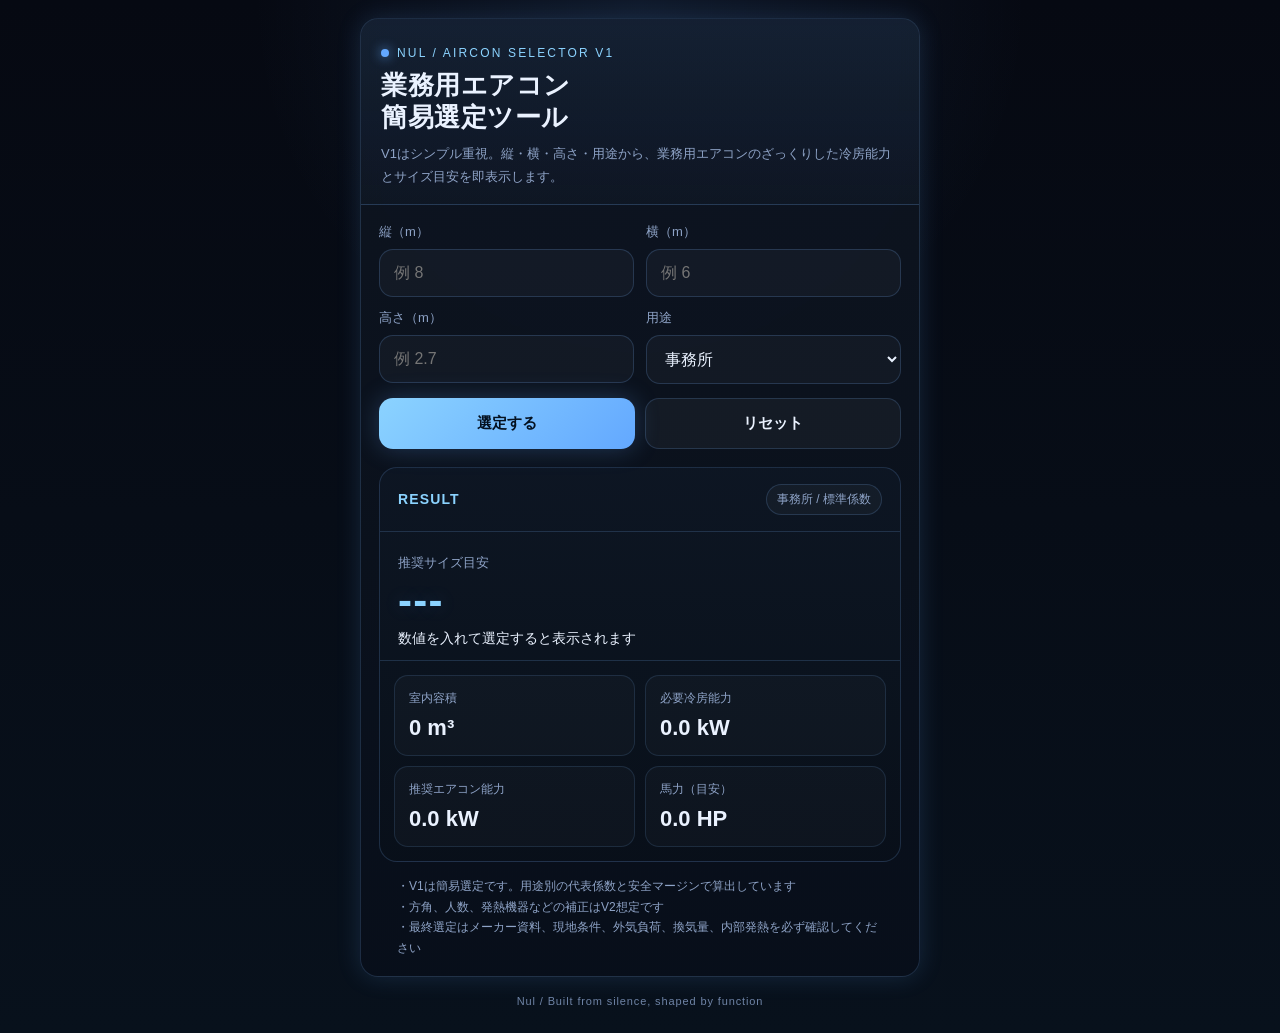
<file: air.html>
<!DOCTYPE html>
<html lang="ja">
<head>
  <meta charset="UTF-8" />
  <meta name="viewport" content="width=device-width, initial-scale=1.0" />
  <title>Nul | 業務用エアコン簡易選定 V1</title>
  <style>
    :root {
      --bg: #070b12;
      --panel: #0d1420;
      --panel-2: #101a29;
      --line: rgba(120, 180, 255, 0.18);
      --text: #eaf2ff;
      --muted: #8ea3c7;
      --accent: #63a8ff;
      --accent-2: #8bd3ff;
      --danger: #ff7474;
      --shadow: 0 0 24px rgba(99, 168, 255, 0.16);
      --radius: 18px;
    }

    * { box-sizing: border-box; }

    body {
      margin: 0;
      font-family: -apple-system, BlinkMacSystemFont, "Segoe UI", Roboto, "Hiragino Sans", "Noto Sans JP", sans-serif;
      background:
        radial-gradient(circle at top, rgba(99,168,255,0.10), transparent 32%),
        linear-gradient(180deg, #060912 0%, #08111c 100%);
      color: var(--text);
      min-height: 100vh;
      padding: 18px;
    }

    .wrap {
      width: 100%;
      max-width: 560px;
      margin: 0 auto;
    }

    .card {
      background: linear-gradient(180deg, rgba(14, 21, 33, 0.96), rgba(8, 15, 26, 0.96));
      border: 1px solid var(--line);
      border-radius: var(--radius);
      box-shadow: var(--shadow);
      overflow: hidden;
      backdrop-filter: blur(10px);
    }

    .hero {
      padding: 24px 20px 16px;
      border-bottom: 1px solid var(--line);
      background: linear-gradient(180deg, rgba(99,168,255,0.08), rgba(99,168,255,0.02));
    }

    .brand {
      display: inline-flex;
      align-items: center;
      gap: 8px;
      font-size: 12px;
      letter-spacing: 0.18em;
      text-transform: uppercase;
      color: var(--accent-2);
      margin-bottom: 10px;
    }

    .dot {
      width: 8px;
      height: 8px;
      border-radius: 50%;
      background: var(--accent);
      box-shadow: 0 0 12px rgba(99, 168, 255, 0.9);
    }

    h1 {
      margin: 0;
      font-size: 26px;
      line-height: 1.22;
      letter-spacing: 0.02em;
    }

    .sub {
      margin: 10px 0 0;
      font-size: 13px;
      line-height: 1.7;
      color: var(--muted);
    }

    .section {
      padding: 18px;
    }

    .grid {
      display: grid;
      grid-template-columns: 1fr 1fr;
      gap: 12px;
    }

    .field {
      display: flex;
      flex-direction: column;
      gap: 8px;
    }

    label {
      font-size: 13px;
      color: var(--muted);
    }

    input, select {
      width: 100%;
      border: 1px solid rgba(120, 180, 255, 0.2);
      background: rgba(255,255,255,0.03);
      color: var(--text);
      border-radius: 14px;
      padding: 14px 14px;
      font-size: 16px;
      outline: none;
      transition: 0.2s ease;
    }

    input:focus, select:focus {
      border-color: rgba(99, 168, 255, 0.65);
      box-shadow: 0 0 0 4px rgba(99, 168, 255, 0.12), 0 0 18px rgba(99, 168, 255, 0.12);
      background: rgba(255,255,255,0.05);
    }

    .actions {
      display: grid;
      grid-template-columns: 1fr 1fr;
      gap: 10px;
      margin-top: 14px;
    }

    button {
      border: 0;
      border-radius: 14px;
      padding: 15px 14px;
      font-size: 15px;
      font-weight: 700;
      cursor: pointer;
      transition: transform .12s ease, box-shadow .2s ease, opacity .2s ease;
    }

    button:active { transform: scale(0.985); }

    .primary {
      color: #041120;
      background: linear-gradient(135deg, var(--accent-2), var(--accent));
      box-shadow: 0 0 24px rgba(99, 168, 255, 0.25);
    }

    .secondary {
      color: var(--text);
      background: rgba(255,255,255,0.04);
      border: 1px solid var(--line);
    }

    .results {
      padding: 0 18px 18px;
    }

    .result-panel {
      border-radius: 18px;
      border: 1px solid var(--line);
      background: linear-gradient(180deg, rgba(14,22,36,0.94), rgba(9,16,26,0.94));
      overflow: hidden;
    }

    .result-head {
      padding: 16px 18px;
      border-bottom: 1px solid var(--line);
      display: flex;
      justify-content: space-between;
      align-items: center;
      gap: 10px;
      flex-wrap: wrap;
    }

    .result-head strong {
      font-size: 14px;
      letter-spacing: 0.08em;
      color: var(--accent-2);
    }

    .badge {
      font-size: 12px;
      color: var(--muted);
      padding: 6px 10px;
      border-radius: 999px;
      border: 1px solid var(--line);
      background: rgba(255,255,255,0.03);
    }

    .hero-result {
      padding: 22px 18px 12px;
      border-bottom: 1px solid var(--line);
    }

    .size-label {
      font-size: 13px;
      color: var(--muted);
      margin-bottom: 8px;
    }

    .size-value {
      font-size: 42px;
      line-height: 1;
      font-weight: 800;
      letter-spacing: 0.03em;
      color: var(--accent-2);
      text-shadow: 0 0 18px rgba(99,168,255,0.22);
    }

    .size-note {
      margin-top: 8px;
      font-size: 14px;
      color: var(--text);
    }

    .metrics {
      display: grid;
      grid-template-columns: 1fr 1fr;
      gap: 10px;
      padding: 14px;
    }

    .metric {
      border: 1px solid rgba(120,180,255,0.14);
      border-radius: 14px;
      padding: 14px;
      background: rgba(255,255,255,0.025);
    }

    .metric .k {
      font-size: 12px;
      color: var(--muted);
      margin-bottom: 8px;
    }

    .metric .v {
      font-size: 22px;
      font-weight: 750;
      line-height: 1.2;
    }

    .foot {
      padding: 14px 18px 0;
      font-size: 12px;
      line-height: 1.7;
      color: var(--muted);
    }

    .error {
      margin-top: 12px;
      color: var(--danger);
      font-size: 13px;
      display: none;
    }

    .copyright {
      text-align: center;
      color: #6f84a6;
      font-size: 11px;
      letter-spacing: 0.08em;
      padding: 18px 0 8px;
    }

    @media (max-width: 480px) {
      .grid, .metrics, .actions {
        grid-template-columns: 1fr;
      }
      h1 { font-size: 23px; }
      .size-value { font-size: 36px; }
    }
  </style>
</head>
<body>
  <div class="wrap">
    <div class="card">
      <div class="hero">
        <div class="brand"><span class="dot"></span>Nul / Aircon Selector V1</div>
        <h1>業務用エアコン<br>簡易選定ツール</h1>
        <p class="sub">
          V1はシンプル重視。縦・横・高さ・用途から、業務用エアコンのざっくりした冷房能力とサイズ目安を即表示します。
        </p>
      </div>

      <div class="section">
        <div class="grid">
          <div class="field">
            <label for="length">縦（m）</label>
            <input id="length" type="number" inputmode="decimal" min="0" step="0.1" placeholder="例 8" />
          </div>
          <div class="field">
            <label for="width">横（m）</label>
            <input id="width" type="number" inputmode="decimal" min="0" step="0.1" placeholder="例 6" />
          </div>
          <div class="field">
            <label for="height">高さ（m）</label>
            <input id="height" type="number" inputmode="decimal" min="0" step="0.1" placeholder="例 2.7" />
          </div>
          <div class="field">
            <label for="usage">用途</label>
            <select id="usage">
              <option value="office">事務所</option>
              <option value="shop">店舗</option>
              <option value="restaurant">飲食店</option>
              <option value="kitchen">厨房</option>
              <option value="warehouse">倉庫</option>
            </select>
          </div>
        </div>

        <div class="actions">
          <button class="primary" id="calcBtn">選定する</button>
          <button class="secondary" id="resetBtn">リセット</button>
        </div>
        <div class="error" id="errorMsg">すべての数値を正しく入力してください</div>
      </div>

      <div class="results">
        <div class="result-panel">
          <div class="result-head">
            <strong>RESULT</strong>
            <span class="badge" id="usageBadge">事務所 / 標準係数</span>
          </div>

          <div class="hero-result">
            <div class="size-label">推奨サイズ目安</div>
            <div class="size-value" id="sizeValue">---</div>
            <div class="size-note" id="sizeNote">数値を入れて選定すると表示されます</div>
          </div>

          <div class="metrics">
            <div class="metric">
              <div class="k">室内容積</div>
              <div class="v" id="volumeValue">0 m³</div>
            </div>
            <div class="metric">
              <div class="k">必要冷房能力</div>
              <div class="v" id="requiredKwValue">0.0 kW</div>
            </div>
            <div class="metric">
              <div class="k">推奨エアコン能力</div>
              <div class="v" id="recommendKwValue">0.0 kW</div>
            </div>
            <div class="metric">
              <div class="k">馬力（目安）</div>
              <div class="v" id="hpValue">0.0 HP</div>
            </div>
          </div>
        </div>

        <div class="foot">
          ・V1は簡易選定です。用途別の代表係数と安全マージンで算出しています<br>
          ・方角、人数、発熱機器などの補正はV2想定です<br>
          ・最終選定はメーカー資料、現地条件、外気負荷、換気量、内部発熱を必ず確認してください
        </div>
      </div>
    </div>

    <div class="copyright">Nul / Built from silence, shaped by function</div>
  </div>

  <script>
    const COEFFICIENTS = {
      office: { label: '事務所', factor: 0.06 },
      shop: { label: '店舗', factor: 0.085 },
      restaurant: { label: '飲食店', factor: 0.125 },
      kitchen: { label: '厨房', factor: 0.20 },
      warehouse: { label: '倉庫', factor: 0.04 }
    };

    const SIZE_TABLE = [
      { size: '80形', kw: 2.2 },
      { size: '100形', kw: 2.8 },
      { size: '140形', kw: 4.0 },
      { size: '160形', kw: 5.6 },
      { size: '224形', kw: 7.1 },
      { size: '280形', kw: 10.0 },
      { size: '355形', kw: 12.5 },
      { size: '450形', kw: 16.0 }
    ];

    const SAFETY_MARGIN = 1.15;
    const HP_PER_KW = 1 / 2.8;

    const $ = (id) => document.getElementById(id);

    function round1(num) {
      return Math.round(num * 10) / 10;
    }

    function pickSize(targetKw) {
      const matched = SIZE_TABLE.find(item => targetKw <= item.kw);
      if (matched) return matched;
      return SIZE_TABLE[SIZE_TABLE.length - 1];
    }

    function calculate() {
      const length = parseFloat($('length').value);
      const width = parseFloat($('width').value);
      const height = parseFloat($('height').value);
      const usage = $('usage').value;
      const errorMsg = $('errorMsg');

      if (!length || !width || !height || length <= 0 || width <= 0 || height <= 0) {
        errorMsg.style.display = 'block';
        return;
      }

      errorMsg.style.display = 'none';

      const usageData = COEFFICIENTS[usage];
      const volume = length * width * height;
      const requiredKw = volume * usageData.factor;
      const recommendKw = requiredKw * SAFETY_MARGIN;
      const hp = recommendKw * HP_PER_KW;
      const size = pickSize(recommendKw);

      $('usageBadge').textContent = `${usageData.label} / 係数 ${usageData.factor.toFixed(3)}`;
      $('volumeValue').textContent = `${round1(volume)} m³`;
      $('requiredKwValue').textContent = `${round1(requiredKw)} kW`;
      $('recommendKwValue').textContent = `${round1(recommendKw)} kW`;
      $('hpValue').textContent = `${round1(hp)} HP`;
      $('sizeValue').textContent = size.size;
      $('sizeNote').textContent = `${round1(recommendKw)}kWベースでの簡易推奨クラス`;
    }

    function resetFields() {
      $('length').value = '';
      $('width').value = '';
      $('height').value = '';
      $('usage').value = 'office';
      $('usageBadge').textContent = '事務所 / 標準係数';
      $('volumeValue').textContent = '0 m³';
      $('requiredKwValue').textContent = '0.0 kW';
      $('recommendKwValue').textContent = '0.0 kW';
      $('hpValue').textContent = '0.0 HP';
      $('sizeValue').textContent = '---';
      $('sizeNote').textContent = '数値を入れて選定すると表示されます';
      $('errorMsg').style.display = 'none';
    }

    $('calcBtn').addEventListener('click', calculate);
    $('resetBtn').addEventListener('click', resetFields);

    ['length','width','height'].forEach(id => {
      $(id).addEventListener('keydown', (e) => {
        if (e.key === 'Enter') calculate();
      });
    });
  </script>
</body>
</html>
</file>
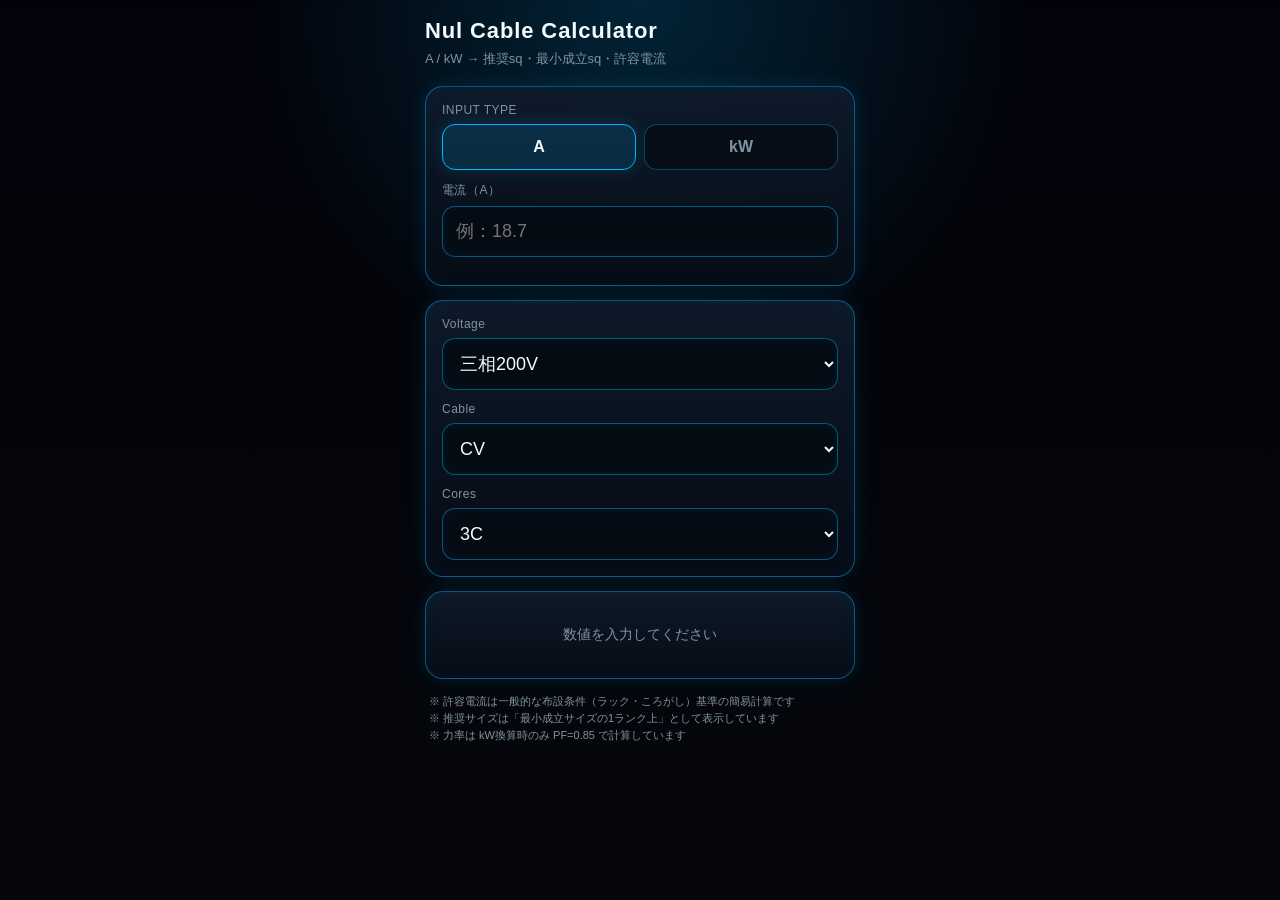
<file: cable.html>
<!DOCTYPE html>
<html lang="ja">
<head>
  <meta charset="UTF-8" />
  <meta name="viewport" content="width=device-width, initial-scale=1.0" />
  <title>Nul Cable Calculator</title>

  <style>
    :root {
      --bg: #05070b;
      --card: #0b111c;
      --card2: #08101a;
      --line: rgba(0, 180, 255, 0.45);
      --blue: #00b7ff;
      --blue2: #7fe6ff;
      --text: #f4fbff;
      --muted: #7f94a3;
      --danger: #ff5b6e;
      --warn: #ffd166;
    }

    * {
      box-sizing: border-box;
    }

    body {
      margin: 0;
      min-height: 100vh;
      background:
        radial-gradient(circle at top, rgba(0, 183, 255, 0.18), transparent 35%),
        linear-gradient(180deg, #02030a 0%, #05070b 100%);
      color: var(--text);
      font-family: -apple-system, BlinkMacSystemFont, "Segoe UI", sans-serif;
      padding: 18px;
    }

    .app {
      width: 100%;
      max-width: 430px;
      margin: 0 auto;
    }

    .title {
      margin-bottom: 18px;
    }

    .title h1 {
      margin: 0;
      font-size: 22px;
      letter-spacing: 0.04em;
      font-weight: 700;
    }

    .title p {
      margin: 6px 0 0;
      color: var(--muted);
      font-size: 13px;
    }

    .card {
      background: linear-gradient(180deg, rgba(15, 27, 43, 0.92), rgba(6, 12, 22, 0.96));
      border: 1px solid var(--line);
      border-radius: 18px;
      padding: 16px;
      margin-bottom: 14px;
      box-shadow:
        0 0 22px rgba(0, 183, 255, 0.12),
        inset 0 0 18px rgba(0, 183, 255, 0.04);
    }

    label {
      display: block;
      font-size: 12px;
      color: var(--muted);
      margin-bottom: 7px;
      letter-spacing: 0.04em;
    }

    input,
    select {
      width: 100%;
      border: 1px solid rgba(0, 183, 255, 0.45);
      background: #050b13;
      color: var(--text);
      border-radius: 13px;
      padding: 14px 13px;
      font-size: 18px;
      outline: none;
      box-shadow: inset 0 0 14px rgba(0, 183, 255, 0.06);
    }

    input:focus,
    select:focus {
      border-color: var(--blue);
      box-shadow:
        0 0 0 3px rgba(0, 183, 255, 0.14),
        0 0 20px rgba(0, 183, 255, 0.16);
    }

    .segmented {
      display: grid;
      grid-template-columns: 1fr 1fr;
      gap: 8px;
      margin-bottom: 12px;
    }

    .segmented button {
      border: 1px solid rgba(0, 183, 255, 0.35);
      background: #060d16;
      color: var(--muted);
      border-radius: 13px;
      padding: 13px 0;
      font-size: 16px;
      font-weight: 700;
      cursor: pointer;
    }

    .segmented button.active {
      color: var(--text);
      border-color: var(--blue);
      background: rgba(0, 183, 255, 0.14);
      box-shadow: 0 0 18px rgba(0, 183, 255, 0.18);
    }

    .field {
      margin-bottom: 12px;
    }

    .result-main {
      text-align: center;
      padding: 8px 0 2px;
    }

    .result-label {
      color: var(--muted);
      font-size: 13px;
      margin-bottom: 8px;
    }

    .result-size {
      font-size: 54px;
      line-height: 1;
      font-weight: 800;
      color: var(--blue2);
      text-shadow:
        0 0 18px rgba(0, 183, 255, 0.45),
        0 0 36px rgba(0, 183, 255, 0.2);
      letter-spacing: -0.04em;
    }

    .result-size span {
      font-size: 26px;
      margin-left: 4px;
      letter-spacing: 0;
    }

    .min-size {
      text-align: center;
      color: var(--muted);
      font-size: 14px;
      margin-top: 12px;
    }

    .details {
      display: grid;
      grid-template-columns: 1fr 1fr;
      gap: 10px;
      margin-top: 14px;
    }

    .detail {
      background: rgba(255, 255, 255, 0.035);
      border: 1px solid rgba(255, 255, 255, 0.08);
      border-radius: 13px;
      padding: 11px;
    }

    .detail .k {
      color: var(--muted);
      font-size: 12px;
      margin-bottom: 5px;
    }

    .detail .v {
      font-size: 18px;
      font-weight: 700;
    }

    .note {
      color: var(--muted);
      font-size: 11px;
      line-height: 1.55;
      padding: 0 4px 20px;
    }

    .empty {
      color: var(--muted);
      text-align: center;
      font-size: 14px;
      padding: 18px 0;
    }

    .usage-ok {
      color: var(--blue2);
    }

    .usage-warn {
      color: var(--warn);
    }

    .usage-danger {
      color: var(--danger);
    }
  </style>
</head>

<body>
  <main class="app">
    <div class="title">
      <h1>Nul Cable Calculator</h1>
      <p>A / kW → 推奨sq・最小成立sq・許容電流</p>
    </div>

    <section class="card">
      <label>INPUT TYPE</label>
      <div class="segmented">
        <button id="modeA" class="active" type="button">A</button>
        <button id="modeKW" type="button">kW</button>
      </div>

      <div class="field">
        <label id="valueLabel">電流（A）</label>
        <input id="inputValue" type="number" inputmode="decimal" placeholder="例：18.7" />
      </div>
    </section>

    <section class="card">
      <div class="field">
        <label>Voltage</label>
        <select id="voltage">
          <option value="200">三相200V</option>
          <option value="100">単相100V</option>
          <option value="200single">単相200V</option>
        </select>
      </div>

      <div class="field">
        <label>Cable</label>
        <select id="cable">
          <option value="CV">CV</option>
        </select>
      </div>

      <div class="field" style="margin-bottom: 0;">
        <label>Cores</label>
        <select id="cores">
          <option value="3C">3C</option>
        </select>
      </div>
    </section>

    <section class="card">
      <div id="resultArea" class="empty">
        数値を入力してください
      </div>
    </section>

    <div class="note">
      ※ 許容電流は一般的な布設条件（ラック・ころがし）基準の簡易計算です<br>
      ※ 推奨サイズは「最小成立サイズの1ランク上」として表示しています<br>
      ※ 力率は kW換算時のみ PF=0.85 で計算しています
    </div>
  </main>

  <script>
    const PF = 0.85;

    const allowableCurrent = {
      CV: {
        "3C": {
          "1.6": 18,
          "2": 24,
          "3.5": 32,
          "5.5": 43,
          "8": 58,
          "14": 76,
          "22": 101,
          "38": 131,
          "60": 176,
          "100": 245
        }
      }
    };

    let mode = "A";

    const modeA = document.getElementById("modeA");
    const modeKW = document.getElementById("modeKW");
    const inputValue = document.getElementById("inputValue");
    const valueLabel = document.getElementById("valueLabel");
    const voltage = document.getElementById("voltage");
    const cable = document.getElementById("cable");
    const cores = document.getElementById("cores");
    const resultArea = document.getElementById("resultArea");

    modeA.addEventListener("click", () => setMode("A"));
    modeKW.addEventListener("click", () => setMode("kW"));

    inputValue.addEventListener("input", calculate);
    voltage.addEventListener("change", calculate);
    cable.addEventListener("change", calculate);
    cores.addEventListener("change", calculate);

    function setMode(nextMode) {
      mode = nextMode;

      modeA.classList.toggle("active", mode === "A");
      modeKW.classList.toggle("active", mode === "kW");

      valueLabel.textContent = mode === "A" ? "電流（A）" : "電力（kW）";
      inputValue.placeholder = mode === "A" ? "例：18.7" : "例：6.5";

      calculate();
    }

    function calculate() {
      const raw = Number(inputValue.value);

      if (!raw || raw <= 0) {
        resultArea.className = "empty";
        resultArea.innerHTML = "数値を入力してください";
        return;
      }

      const selectedVoltage = voltage.value;
      const selectedCable = cable.value;
      const selectedCores = cores.value;

      const table = allowableCurrent[selectedCable]?.[selectedCores];

      if (!table) {
        resultArea.className = "empty";
        resultArea.innerHTML = "対応する許容電流表がありません";
        return;
      }

      const currentA = mode === "A"
        ? raw
        : kwToAmp(raw, selectedVoltage);

      const powerKW = mode === "kW"
        ? raw
        : ampToKw(raw, selectedVoltage);

      const sizes = Object.keys(table).map(Number).sort((a, b) => a - b);

      const minSize = sizes.find(size => table[size] >= currentA);

      if (!minSize) {
        resultArea.className = "empty";
        resultArea.innerHTML = "対応範囲を超えています";
        return;
      }

      const minIndex = sizes.indexOf(minSize);
      const recommendedSize = sizes[minIndex + 1] || minSize;
      const allowableA = table[recommendedSize];
      const minAllowableA = table[minSize];

      const usage = (currentA / allowableA) * 100;
      const usageClass =
        usage >= 90 ? "usage-danger" :
        usage >= 70 ? "usage-warn" :
        "usage-ok";

      resultArea.className = "";
      resultArea.innerHTML = `
        <div class="result-main">
          <div class="result-label">推奨サイズ</div>
          <div class="result-size">${formatSize(recommendedSize)}<span>sq</span></div>
          <div class="min-size">最小成立サイズ：${formatSize(minSize)} sq（許容 ${minAllowableA} A）</div>
        </div>

        <div class="details">
          <div class="detail">
            <div class="k">計算電流</div>
            <div class="v">${currentA.toFixed(1)} A</div>
          </div>
          <div class="detail">
            <div class="k">換算電力</div>
            <div class="v">${powerKW.toFixed(2)} kW</div>
          </div>
          <div class="detail">
            <div class="k">許容電流</div>
            <div class="v">${allowableA} A</div>
          </div>
          <div class="detail">
            <div class="k">使用率</div>
            <div class="v ${usageClass}">${usage.toFixed(0)}%</div>
          </div>
        </div>
      `;
    }

    function kwToAmp(kw, v) {
      if (v === "200") {
        return (kw * 1000) / (Math.sqrt(3) * 200 * PF);
      }

      if (v === "100") {
        return (kw * 1000) / (100 * PF);
      }

      if (v === "200single") {
        return (kw * 1000) / (200 * PF);
      }

      return 0;
    }

    function ampToKw(a, v) {
      if (v === "200") {
        return (Math.sqrt(3) * 200 * a * PF) / 1000;
      }

      if (v === "100") {
        return (100 * a * PF) / 1000;
      }

      if (v === "200single") {
        return (200 * a * PF) / 1000;
      }

      return 0;
    }

    function formatSize(size) {
      return Number.isInteger(size) ? String(size) : String(size);
    }
  </script>
</body>
</html>
</file>
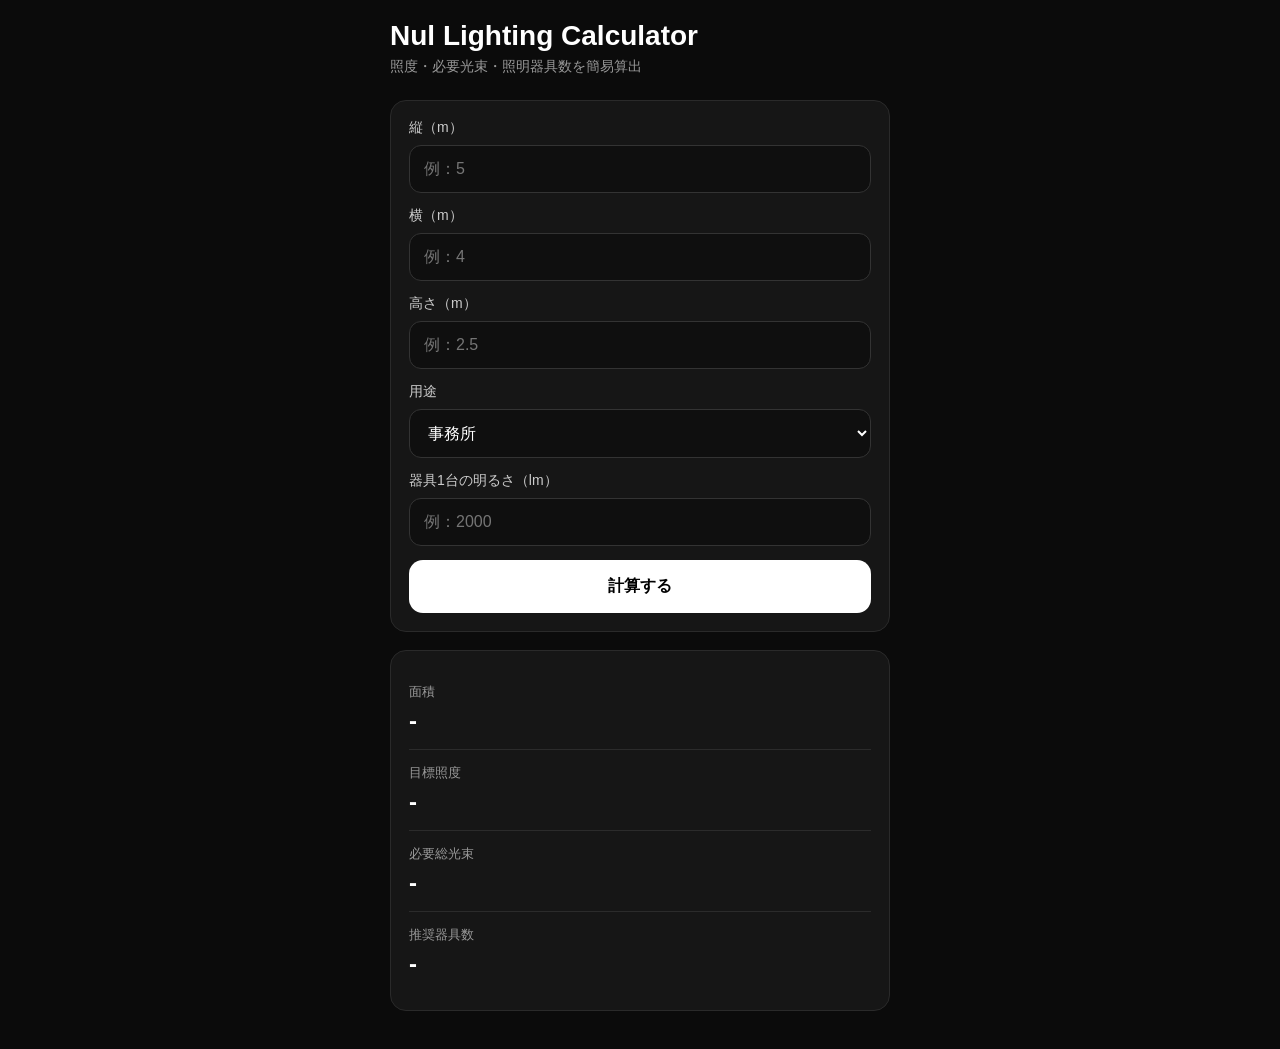
<file: lighting.html>
<!DOCTYPE html>
<html lang="ja">
<head>
<meta charset="UTF-8" />
<meta name="viewport" content="width=device-width, initial-scale=1.0" />

<title>Nul Lighting Calculator</title>

<style>
*{
  box-sizing:border-box;
}

body{
  margin:0;
  padding:20px;
  background:#0b0b0b;
  color:#ffffff;
  font-family:-apple-system,BlinkMacSystemFont,"Helvetica Neue",sans-serif;
}

.container{
  max-width:500px;
  margin:0 auto;
}

.title{
  font-size:28px;
  font-weight:700;
  margin-bottom:6px;
}

.sub{
  color:#999;
  margin-bottom:24px;
  font-size:14px;
}

.card{
  background:#161616;
  border:1px solid #2a2a2a;
  border-radius:16px;
  padding:18px;
  margin-bottom:18px;
}

.label{
  display:block;
  margin-bottom:8px;
  font-size:14px;
  color:#ccc;
}

input,
select{
  width:100%;
  background:#0f0f0f;
  border:1px solid #333;
  color:#fff;
  border-radius:12px;
  padding:14px;
  font-size:16px;
  margin-bottom:14px;
}

button{
  width:100%;
  border:none;
  border-radius:14px;
  padding:16px;
  font-size:16px;
  font-weight:700;
  background:#ffffff;
  color:#000;
  cursor:pointer;
}

button:hover{
  opacity:0.9;
}

.result-item{
  padding:14px 0;
  border-bottom:1px solid #2b2b2b;
}

.result-item:last-child{
  border-bottom:none;
}

.result-label{
  color:#999;
  font-size:13px;
  margin-bottom:6px;
}

.result-value{
  font-size:24px;
  font-weight:700;
}

.note{
  margin-top:18px;
  color:#777;
  font-size:12px;
  line-height:1.6;
}
</style>
</head>

<body>

<div class="container">

  <div class="title">
    Nul Lighting Calculator
  </div>

  <div class="sub">
    照度・必要光束・照明器具数を簡易算出
  </div>

  <div class="card">

    <label class="label">縦（m）</label>
    <input type="number" id="width" placeholder="例：5">

    <label class="label">横（m）</label>
    <input type="number" id="depth" placeholder="例：4">

    <label class="label">高さ（m）</label>
    <input type="number" id="height" placeholder="例：2.5">

    <label class="label">用途</label>
    <select id="usage">
      <option value="office">事務所</option>
      <option value="meeting">会議室</option>
      <option value="shop">店舗</option>
      <option value="restaurant">飲食店</option>
      <option value="toilet">トイレ</option>
      <option value="warehouse">倉庫</option>
    </select>

    <label class="label">器具1台の明るさ（lm）</label>
    <input type="number" id="fixtureLm" placeholder="例：2000">

    <button onclick="calculateLighting()">
      計算する
    </button>

  </div>

  <div class="card">

    <div class="result-item">
      <div class="result-label">面積</div>
      <div class="result-value" id="resultArea">-</div>
    </div>

    <div class="result-item">
      <div class="result-label">目標照度</div>
      <div class="result-value" id="resultIlluminance">-</div>
    </div>

    <div class="result-item">
      <div class="result-label">必要総光束</div>
      <div class="result-value" id="resultLumens">-</div>
    </div>

    <div class="result-item">
      <div class="result-label">推奨器具数</div>
      <div class="result-value" id="resultFixtures">-</div>
    </div>

  </div>

</div>

<script>

const illuminanceMap = {
  office: 750,
  meeting: 500,
  shop: 700,
  restaurant: 300,
  toilet: 200,
  warehouse: 100
};

function calculateLighting(){

  const width =
    parseFloat(document.getElementById("width").value);

  const depth =
    parseFloat(document.getElementById("depth").value);

  const height =
    parseFloat(document.getElementById("height").value);

  const usage =
    document.getElementById("usage").value;

  const fixtureLm =
    parseFloat(document.getElementById("fixtureLm").value);

  // 面積
  const area = width * depth;

  // 用途別照度
  const illuminance =
    illuminanceMap[usage];

  // 固定値
  const utilizationFactor = 0.6;
  const maintenanceFactor = 0.8;

  // 必要総光束
  const totalLumens =
    (illuminance * area) /
    (utilizationFactor * maintenanceFactor);

  // 器具数
  let fixtureCount = "-";

  if(fixtureLm && fixtureLm > 0){
    fixtureCount =
      Math.ceil(totalLumens / fixtureLm) + " 台";
  }

  // 表示
  document.getElementById("resultArea").innerText =
    area.toFixed(1) + " ㎡";

  document.getElementById("resultIlluminance").innerText =
    illuminance + " lx";

  document.getElementById("resultLumens").innerText =
    Math.round(totalLumens).toLocaleString() + " lm";

  document.getElementById("resultFixtures").innerText =
    fixtureCount;

}

</script>

</body>
</html>
</file>
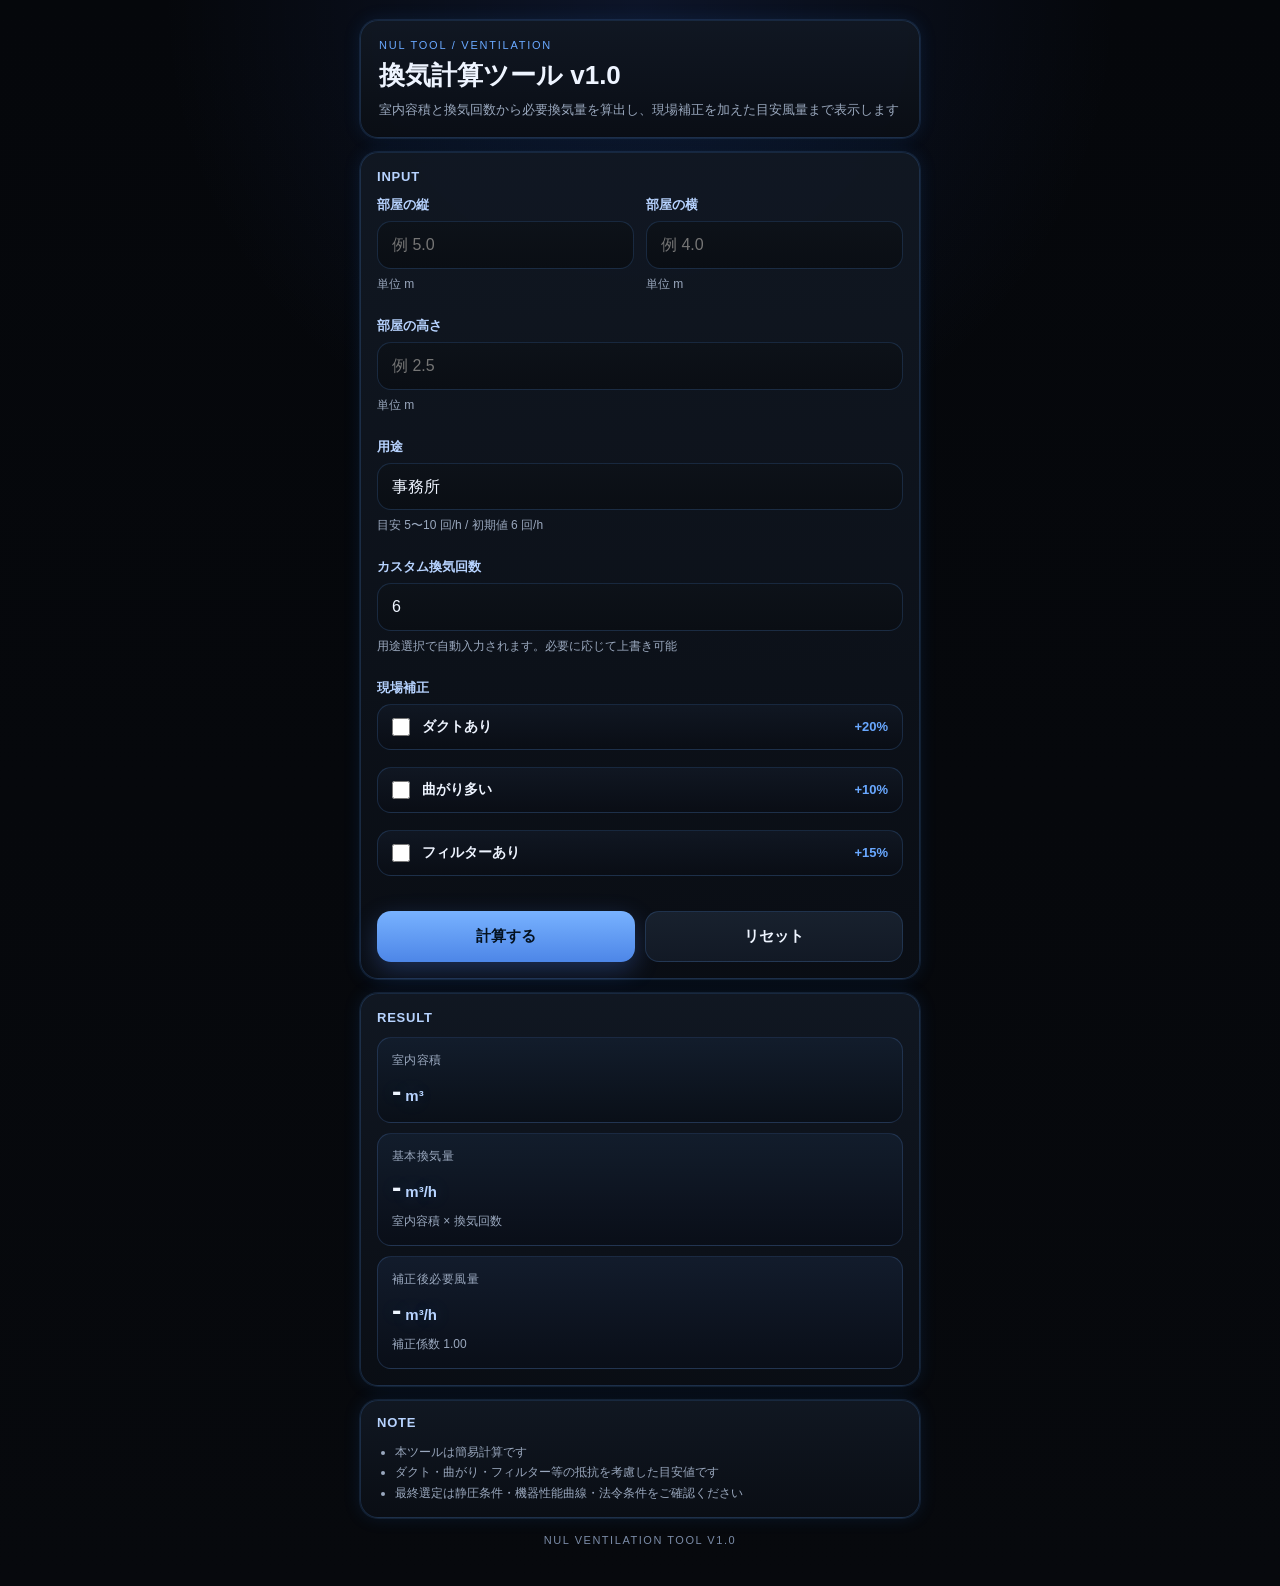
<file: ventilation.html>
<!DOCTYPE html>
<html lang="ja">
<head>
  <meta charset="UTF-8" />
  <meta name="viewport" content="width=device-width, initial-scale=1.0, viewport-fit=cover" />
  <title>Nul Ventilation Tool v1.0</title>
  <style>
    :root {
      --bg: #07090d;
      --panel: #0f141c;
      --panel-2: #121a25;
      --line: rgba(91, 163, 255, 0.18);
      --line-strong: rgba(91, 163, 255, 0.4);
      --text: #eef4ff;
      --muted: #9aa8be;
      --accent: #69a8ff;
      --accent-soft: rgba(105, 168, 255, 0.16);
      --good: #b7d3ff;
      --shadow: 0 0 0 1px rgba(105, 168, 255, 0.12), 0 0 18px rgba(38, 110, 210, 0.14);
      --radius: 18px;
    }

    * { box-sizing: border-box; }

    html, body {
      margin: 0;
      padding: 0;
      background:
        radial-gradient(circle at top, rgba(70, 120, 255, 0.12), transparent 28%),
        linear-gradient(180deg, #05070b 0%, #07090d 100%);
      color: var(--text);
      font-family: -apple-system, BlinkMacSystemFont, "Segoe UI", Roboto, "Hiragino Sans", "Noto Sans JP", sans-serif;
      min-height: 100%;
    }

    body {
      padding: 20px 14px 40px;
    }

    .wrap {
      width: min(100%, 560px);
      margin: 0 auto;
    }

    .hero, .card, .result-card, .note-card {
      background: linear-gradient(180deg, rgba(17, 24, 35, 0.96), rgba(10, 14, 21, 0.96));
      border: 1px solid var(--line);
      border-radius: var(--radius);
      box-shadow: var(--shadow);
      backdrop-filter: blur(6px);
    }

    .hero {
      padding: 18px 18px 16px;
      margin-bottom: 14px;
    }

    .eyebrow {
      font-size: 11px;
      letter-spacing: 0.16em;
      text-transform: uppercase;
      color: var(--accent);
      margin-bottom: 10px;
    }

    h1 {
      font-size: 26px;
      line-height: 1.15;
      margin: 0 0 8px;
      font-weight: 800;
    }

    .sub {
      margin: 0;
      font-size: 13px;
      line-height: 1.7;
      color: var(--muted);
    }

    .card {
      padding: 16px;
    }

    .section-title {
      font-size: 13px;
      font-weight: 700;
      letter-spacing: 0.06em;
      color: var(--good);
      margin: 0 0 12px;
      text-transform: uppercase;
    }

    .grid {
      display: grid;
      grid-template-columns: 1fr 1fr;
      gap: 12px;
    }

    .field {
      margin-bottom: 12px;
    }

    .field.full {
      grid-column: 1 / -1;
    }

    label {
      display: block;
      font-size: 13px;
      color: var(--good);
      margin-bottom: 7px;
      font-weight: 600;
    }

    input[type="number"], select {
      width: 100%;
      border: 1px solid var(--line);
      background: linear-gradient(180deg, #0d1219, #0a0e14);
      color: var(--text);
      border-radius: 14px;
      padding: 14px 14px;
      font-size: 16px;
      outline: none;
      transition: 0.18s ease;
      appearance: none;
    }

    input[type="number"]:focus, select:focus {
      border-color: var(--line-strong);
      box-shadow: 0 0 0 3px rgba(105, 168, 255, 0.12), 0 0 18px rgba(105, 168, 255, 0.15);
    }

    .helper {
      margin-top: 6px;
      color: var(--muted);
      font-size: 12px;
      line-height: 1.5;
    }

    .check-wrap {
      display: grid;
      gap: 10px;
      margin-top: 4px;
    }

    .check {
      display: flex;
      align-items: center;
      gap: 12px;
      padding: 13px 14px;
      border-radius: 14px;
      border: 1px solid var(--line);
      background: linear-gradient(180deg, rgba(17, 24, 35, 0.95), rgba(10, 14, 21, 0.95));
    }

    .check input {
      width: 18px;
      height: 18px;
      accent-color: var(--accent);
      margin: 0;
      flex: 0 0 auto;
    }

    .check .text {
      display: flex;
      align-items: baseline;
      justify-content: space-between;
      width: 100%;
      gap: 8px;
      font-size: 14px;
      color: var(--text);
    }

    .check .plus {
      color: var(--accent);
      font-weight: 700;
      font-size: 13px;
      white-space: nowrap;
    }

    .actions {
      margin-top: 16px;
      display: grid;
      grid-template-columns: 1fr 1fr;
      gap: 10px;
    }

    button {
      border: 0;
      border-radius: 14px;
      padding: 15px 16px;
      font-size: 15px;
      font-weight: 800;
      cursor: pointer;
    }

    button:active { transform: scale(0.99); }

    .primary {
      background: linear-gradient(180deg, #78b2ff, #4d86e7);
      color: #04111f;
      box-shadow: 0 8px 24px rgba(83, 138, 255, 0.28);
    }

    .secondary {
      background: linear-gradient(180deg, #18212e, #121925);
      color: var(--text);
      border: 1px solid var(--line);
    }

    .result-card {
      padding: 16px;
      margin-top: 14px;
    }

    .result-grid {
      display: grid;
      gap: 10px;
    }

    .result-item {
      padding: 14px;
      border-radius: 14px;
      background: linear-gradient(180deg, rgba(19, 29, 45, 0.95), rgba(10, 15, 24, 0.95));
      border: 1px solid rgba(105, 168, 255, 0.18);
    }

    .result-label {
      font-size: 12px;
      color: var(--muted);
      margin-bottom: 8px;
      letter-spacing: 0.04em;
    }

    .result-value {
      font-size: 28px;
      line-height: 1.1;
      font-weight: 800;
      color: #eff6ff;
      text-shadow: 0 0 18px rgba(105, 168, 255, 0.22);
      word-break: break-word;
    }

    .result-unit {
      font-size: 15px;
      color: var(--good);
      margin-left: 4px;
      font-weight: 700;
    }

    .mini {
      margin-top: 8px;
      font-size: 12px;
      line-height: 1.6;
      color: var(--muted);
    }

    .note-card {
      margin-top: 14px;
      padding: 14px 16px;
    }

    .note-card ul {
      margin: 8px 0 0;
      padding-left: 18px;
      color: var(--muted);
      font-size: 12px;
      line-height: 1.7;
    }

    .footer {
      text-align: center;
      color: #7b8ca8;
      font-size: 11px;
      letter-spacing: 0.14em;
      text-transform: uppercase;
      margin-top: 16px;
    }

    @media (max-width: 460px) {
      .grid, .actions {
        grid-template-columns: 1fr;
      }

      h1 {
        font-size: 23px;
      }

      .result-value {
        font-size: 24px;
      }
    }
  </style>
</head>

<body>
  <div class="wrap">
    <section class="hero">
      <div class="eyebrow">Nul Tool / Ventilation</div>
      <h1>換気計算ツール v1.0</h1>
      <p class="sub">
        室内容積と換気回数から必要換気量を算出し、現場補正を加えた目安風量まで表示します
      </p>
    </section>

    <section class="card">
      <h2 class="section-title">Input</h2>

      <div class="grid">
        <div class="field">
          <label for="length">部屋の縦</label>
          <input id="length" type="number" inputmode="decimal" min="0" step="0.1" placeholder="例 5.0" />
          <div class="helper">単位 m</div>
        </div>

        <div class="field">
          <label for="width">部屋の横</label>
          <input id="width" type="number" inputmode="decimal" min="0" step="0.1" placeholder="例 4.0" />
          <div class="helper">単位 m</div>
        </div>

        <div class="field full">
          <label for="height">部屋の高さ</label>
          <input id="height" type="number" inputmode="decimal" min="0" step="0.1" placeholder="例 2.5" />
          <div class="helper">単位 m</div>
        </div>

        <div class="field full">
          <label for="usage">用途</label>
          <select id="usage">
            <option value="office">事務所</option>
            <option value="shop">店舗</option>
            <option value="restaurant">飲食店</option>
            <option value="toilet">トイレ</option>
            <option value="warehouse">倉庫</option>
            <option value="other">その他</option>
          </select>
          <div class="helper" id="usageGuide">初期換気回数の目安 6 回/h</div>
        </div>

        <div class="field full">
          <label for="airChangeRate">カスタム換気回数</label>
          <input id="airChangeRate" type="number" inputmode="decimal" min="0" step="0.1" placeholder="自動入力されます" />
          <div class="helper">用途選択で自動入力されます。必要に応じて上書き可能</div>
        </div>

        <div class="field full">
          <label>現場補正</label>

          <div class="check-wrap">
            <label class="check">
              <input id="duct" type="checkbox" />
              <span class="text">
                <span>ダクトあり</span>
                <span class="plus">+20%</span>
              </span>
            </label>

            <label class="check">
              <input id="bend" type="checkbox" />
              <span class="text">
                <span>曲がり多い</span>
                <span class="plus">+10%</span>
              </span>
            </label>

            <label class="check">
              <input id="filter" type="checkbox" />
              <span class="text">
                <span>フィルターあり</span>
                <span class="plus">+15%</span>
              </span>
            </label>
          </div>
        </div>
      </div>

      <div class="actions">
        <button class="primary" id="calcBtn">計算する</button>
        <button class="secondary" id="resetBtn" type="button">リセット</button>
      </div>
    </section>

    <section class="result-card">
      <h2 class="section-title">Result</h2>

      <div class="result-grid">
        <div class="result-item">
          <div class="result-label">室内容積</div>
          <div class="result-value">
            <span id="volumeValue">-</span><span class="result-unit">m³</span>
          </div>
        </div>

        <div class="result-item">
          <div class="result-label">基本換気量</div>
          <div class="result-value">
            <span id="baseAirflowValue">-</span><span class="result-unit">m³/h</span>
          </div>
          <div class="mini">室内容積 × 換気回数</div>
        </div>

        <div class="result-item">
          <div class="result-label">補正後必要風量</div>
          <div class="result-value">
            <span id="finalAirflowValue">-</span><span class="result-unit">m³/h</span>
          </div>
          <div class="mini" id="correctionSummary">補正係数 1.00</div>
        </div>
      </div>
    </section>

    <section class="note-card">
      <h2 class="section-title">Note</h2>
      <ul>
        <li>本ツールは簡易計算です</li>
        <li>ダクト・曲がり・フィルター等の抵抗を考慮した目安値です</li>
        <li>最終選定は静圧条件・機器性能曲線・法令条件をご確認ください</li>
      </ul>
    </section>

    <div class="footer">Nul Ventilation Tool v1.0</div>
  </div>

  <script>
    const usageDefaults = {
      office: {
        rate: 6,
        guide: '目安 5〜10 回/h / 初期値 6 回/h'
      },
      shop: {
        rate: 8,
        guide: '目安 6〜15 回/h / 初期値 8 回/h'
      },
      restaurant: {
        rate: 12,
        guide: '目安 10〜20 回/h / 初期値 12 回/h'
      },
      toilet: {
        rate: 12,
        guide: '目安 10〜15 回/h / 初期値 12 回/h'
      },
      warehouse: {
        rate: 4,
        guide: '目安 3〜6 回/h / 初期値 4 回/h'
      },
      other: {
        rate: 6,
        guide: '初期値 6 回/h'
      }
    };

    const els = {
      length: document.getElementById('length'),
      width: document.getElementById('width'),
      height: document.getElementById('height'),
      usage: document.getElementById('usage'),
      usageGuide: document.getElementById('usageGuide'),
      airChangeRate: document.getElementById('airChangeRate'),
      duct: document.getElementById('duct'),
      bend: document.getElementById('bend'),
      filter: document.getElementById('filter'),
      calcBtn: document.getElementById('calcBtn'),
      resetBtn: document.getElementById('resetBtn'),
      volumeValue: document.getElementById('volumeValue'),
      baseAirflowValue: document.getElementById('baseAirflowValue'),
      finalAirflowValue: document.getElementById('finalAirflowValue'),
      correctionSummary: document.getElementById('correctionSummary')
    };

    function formatNumber(value) {
      if (!Number.isFinite(value)) return '-';

      const rounded = Math.round(value * 10) / 10;

      return rounded.toLocaleString('ja-JP', {
        minimumFractionDigits: rounded % 1 === 0 ? 0 : 1,
        maximumFractionDigits: 1
      });
    }

    function setDefaultAirChangeRate() {
      const config = usageDefaults[els.usage.value];

      els.airChangeRate.value = config.rate;
      els.usageGuide.textContent = config.guide;
    }

    function calculate() {
      const length = parseFloat(els.length.value);
      const width = parseFloat(els.width.value);
      const height = parseFloat(els.height.value);
      const airChangeRate = parseFloat(els.airChangeRate.value);

      if (![length, width, height, airChangeRate].every(v => Number.isFinite(v) && v > 0)) {
        alert('縦・横・高さ・換気回数に正の数値を入力してください');
        return;
      }

      // 室内容積 = 縦 × 横 × 高さ
      const volume = length * width * height;

      // 基本換気量 = 室内容積 × 換気回数
      const baseAirflow = volume * airChangeRate;

      // 現場補正
      let correction = 1.0;
      const applied = [];

      if (els.duct.checked) {
        correction *= 1.2;
        applied.push('ダクト +20%');
      }

      if (els.bend.checked) {
        correction *= 1.1;
        applied.push('曲がり +10%');
      }

      if (els.filter.checked) {
        correction *= 1.15;
        applied.push('フィルター +15%');
      }

      // 補正後必要風量 = 基本換気量 × 補正係数
      const finalAirflow = baseAirflow * correction;

      els.volumeValue.textContent = formatNumber(volume);
      els.baseAirflowValue.textContent = formatNumber(baseAirflow);
      els.finalAirflowValue.textContent = formatNumber(finalAirflow);

      els.correctionSummary.textContent =
        `補正係数 ${correction.toFixed(2)}${applied.length ? ' / ' + applied.join(' ・ ') : ' / 補正なし'}`;
    }

    function resetForm() {
      els.length.value = '';
      els.width.value = '';
      els.height.value = '';
      els.usage.value = 'office';

      els.duct.checked = false;
      els.bend.checked = false;
      els.filter.checked = false;

      setDefaultAirChangeRate();

      els.volumeValue.textContent = '-';
      els.baseAirflowValue.textContent = '-';
      els.finalAirflowValue.textContent = '-';
      els.correctionSummary.textContent = '補正係数 1.00';
    }

    els.usage.addEventListener('change', setDefaultAirChangeRate);
    els.calcBtn.addEventListener('click', calculate);
    els.resetBtn.addEventListener('click', resetForm);

    setDefaultAirChangeRate();
  </script>
</body>
</html>
</file>
